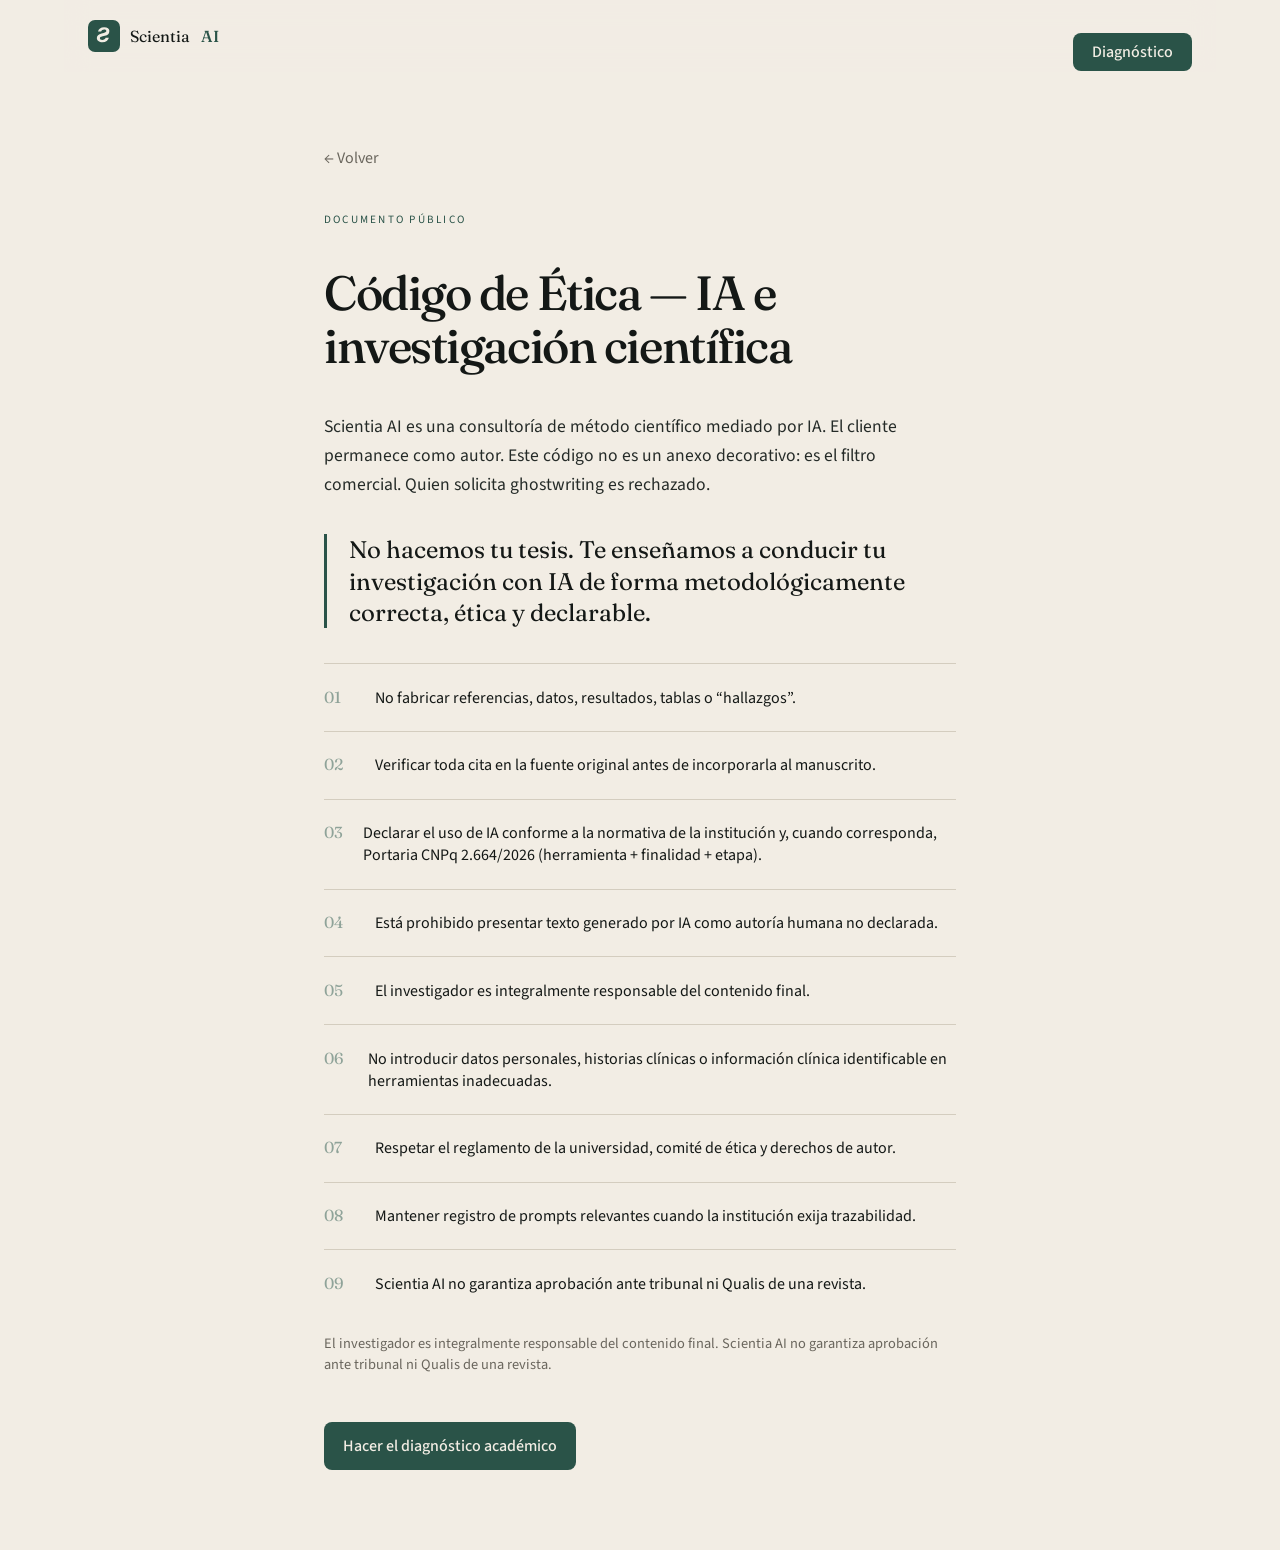
<file: docs/etica.html>
<!doctype html>
<html lang="es">
  <head>
    <meta charset="utf-8" />
    <meta name="viewport" content="width=device-width, initial-scale=1" />
    <title>Código de Ética — Scientia AI</title>
    <link rel="preconnect" href="https://fonts.googleapis.com" />
    <link rel="preconnect" href="https://fonts.gstatic.com" crossorigin />
    <link href="https://fonts.googleapis.com/css2?family=Fraunces:opsz,wght@9..144,500&family=Source+Sans+3:wght@400;500&display=swap" rel="stylesheet" />
    <style>
      :root { --paper:#f2ede4; --ink:#141816; --forest:#2a5348; --sage:#8fa399; --muted:#6a665d; --line:#d4cdbf; --ink-soft:#252b28; --display:"Fraunces",Georgia,serif; --sans:"Source Sans 3",system-ui,sans-serif; }
      * { box-sizing: border-box; }
      body { margin:0; background:var(--paper); color:var(--ink); font-family:var(--sans); }
      h1 { font-family:var(--display); font-weight:500; letter-spacing:-.03em; line-height:1.1; font-size:clamp(2rem,4vw,3rem); }
      a { color:inherit; text-decoration:none; }
      header { position:fixed; inset:0 0 auto; background:rgba(242,237,228,.95); backdrop-filter:blur(12px); height:4.5rem; display:flex; align-items:center; justify-content:space-between; padding:0 1.5rem; max-width:72rem; margin:0 auto; left:0; right:0; }
      .brand { display:flex; gap:.65rem; align-items:center; font-family:var(--display); }
      .brand b { color:var(--forest); font-weight:500; }
      article { max-width:42rem; margin:0 auto; padding:8.5rem 1.25rem 5rem; }
      .eyebrow { color:var(--forest); font-size:.7rem; letter-spacing:.2em; text-transform:uppercase; }
      blockquote { margin:2.2rem 0; padding:0 0 0 1.4rem; border-left:3px solid var(--forest); font-family:var(--display); font-size:1.5rem; line-height:1.3; }
      ol { padding:0; list-style:none; }
      li { display:flex; gap:1.2rem; border-top:1px solid var(--line); padding:1.4rem 0; }
      .n { font-family:var(--display); color:var(--sage); width:2rem; }
      .btn { display:inline-flex; align-items:center; min-height:3rem; padding:0 1.2rem; border-radius:.5rem; background:var(--forest); color:var(--paper); font-weight:500; margin-top:2rem; }
    </style>
  </head>
  <body>
    <header>
      <a class="brand" href="index.html">
        <svg width="32" height="32" viewBox="0 0 32 32"><rect width="32" height="32" rx="7" fill="#2a5348"/><path fill="#f2ede4" d="M21.4 11.1c0-2.35-1.95-3.85-5.25-3.85-3.45 0-5.55 1.7-6.15 4.25h3.15c.35-1.2 1.45-2.05 3-2.05 1.4 0 2.2.65 2.2 1.65 0 .9-.7 1.4-2.65 1.85l-2.15.5c-3.15.7-4.7 2.15-4.7 4.55 0 2.6 2.15 4.25 5.6 4.25 3.55 0 5.75-1.8 6.4-4.5h-3.25c-.4 1.3-1.6 2.2-3.3 2.2-1.5 0-2.4-.7-2.4-1.7 0-.9.7-1.4 2.75-1.9l2.25-.5c3.05-.7 4.4-2.2 4.4-4.6z"/></svg>
        Scientia <b>AI</b>
      </a>
      <a href="index.html#diagnostico" class="btn" style="min-height:2.4rem">Diagnóstico</a>
    </header>
    <article>
      <a href="index.html" style="color:var(--muted);display:inline-flex;min-height:2.75rem;align-items:center">← Volver</a>
      <p class="eyebrow" style="margin-top:2rem">Documento público</p>
      <h1>Código de Ética — IA e investigación científica</h1>
      <p style="font-size:1.1rem;line-height:1.65;color:var(--ink-soft)">Scientia AI es una consultoría de método científico mediado por IA. El cliente permanece como autor. Este código no es un anexo decorativo: es el filtro comercial. Quien solicita ghostwriting es rechazado.</p>
      <blockquote>No hacemos tu tesis. Te enseñamos a conducir tu investigación con IA de forma metodológicamente correcta, ética y declarable.</blockquote>
      <ol>
        <li><span class="n">01</span>No fabricar referencias, datos, resultados, tablas o “hallazgos”.</li>
        <li><span class="n">02</span>Verificar toda cita en la fuente original antes de incorporarla al manuscrito.</li>
        <li><span class="n">03</span>Declarar el uso de IA conforme a la normativa de la institución y, cuando corresponda, Portaria CNPq 2.664/2026 (herramienta + finalidad + etapa).</li>
        <li><span class="n">04</span>Está prohibido presentar texto generado por IA como autoría humana no declarada.</li>
        <li><span class="n">05</span>El investigador es integralmente responsable del contenido final.</li>
        <li><span class="n">06</span>No introducir datos personales, historias clínicas o información clínica identificable en herramientas inadecuadas.</li>
        <li><span class="n">07</span>Respetar el reglamento de la universidad, comité de ética y derechos de autor.</li>
        <li><span class="n">08</span>Mantener registro de prompts relevantes cuando la institución exija trazabilidad.</li>
        <li><span class="n">09</span>Scientia AI no garantiza aprobación ante tribunal ni Qualis de una revista.</li>
      </ol>
      <p style="font-size:.9rem;color:var(--muted)">El investigador es integralmente responsable del contenido final. Scientia AI no garantiza aprobación ante tribunal ni Qualis de una revista.</p>
      <a class="btn" href="index.html#diagnostico">Hacer el diagnóstico académico</a>
    </article>
  </body>
</html>
</file>
